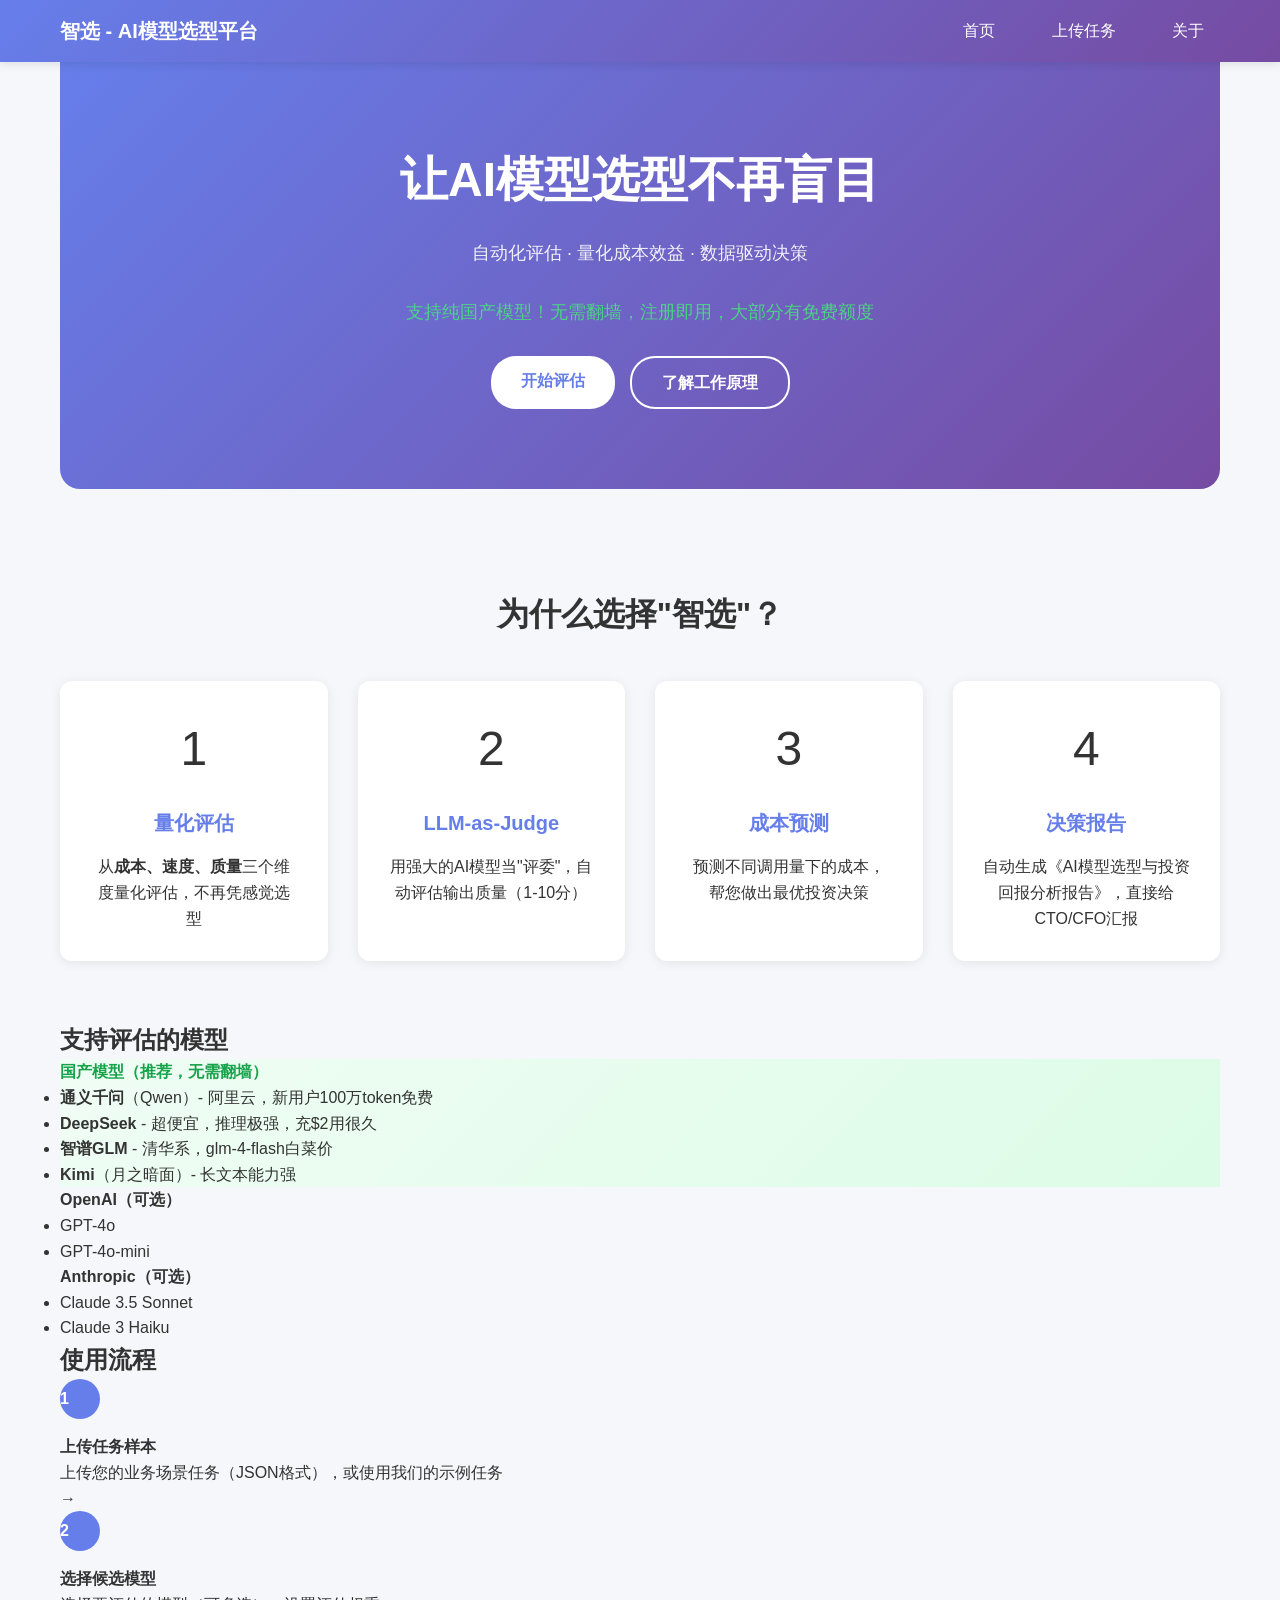
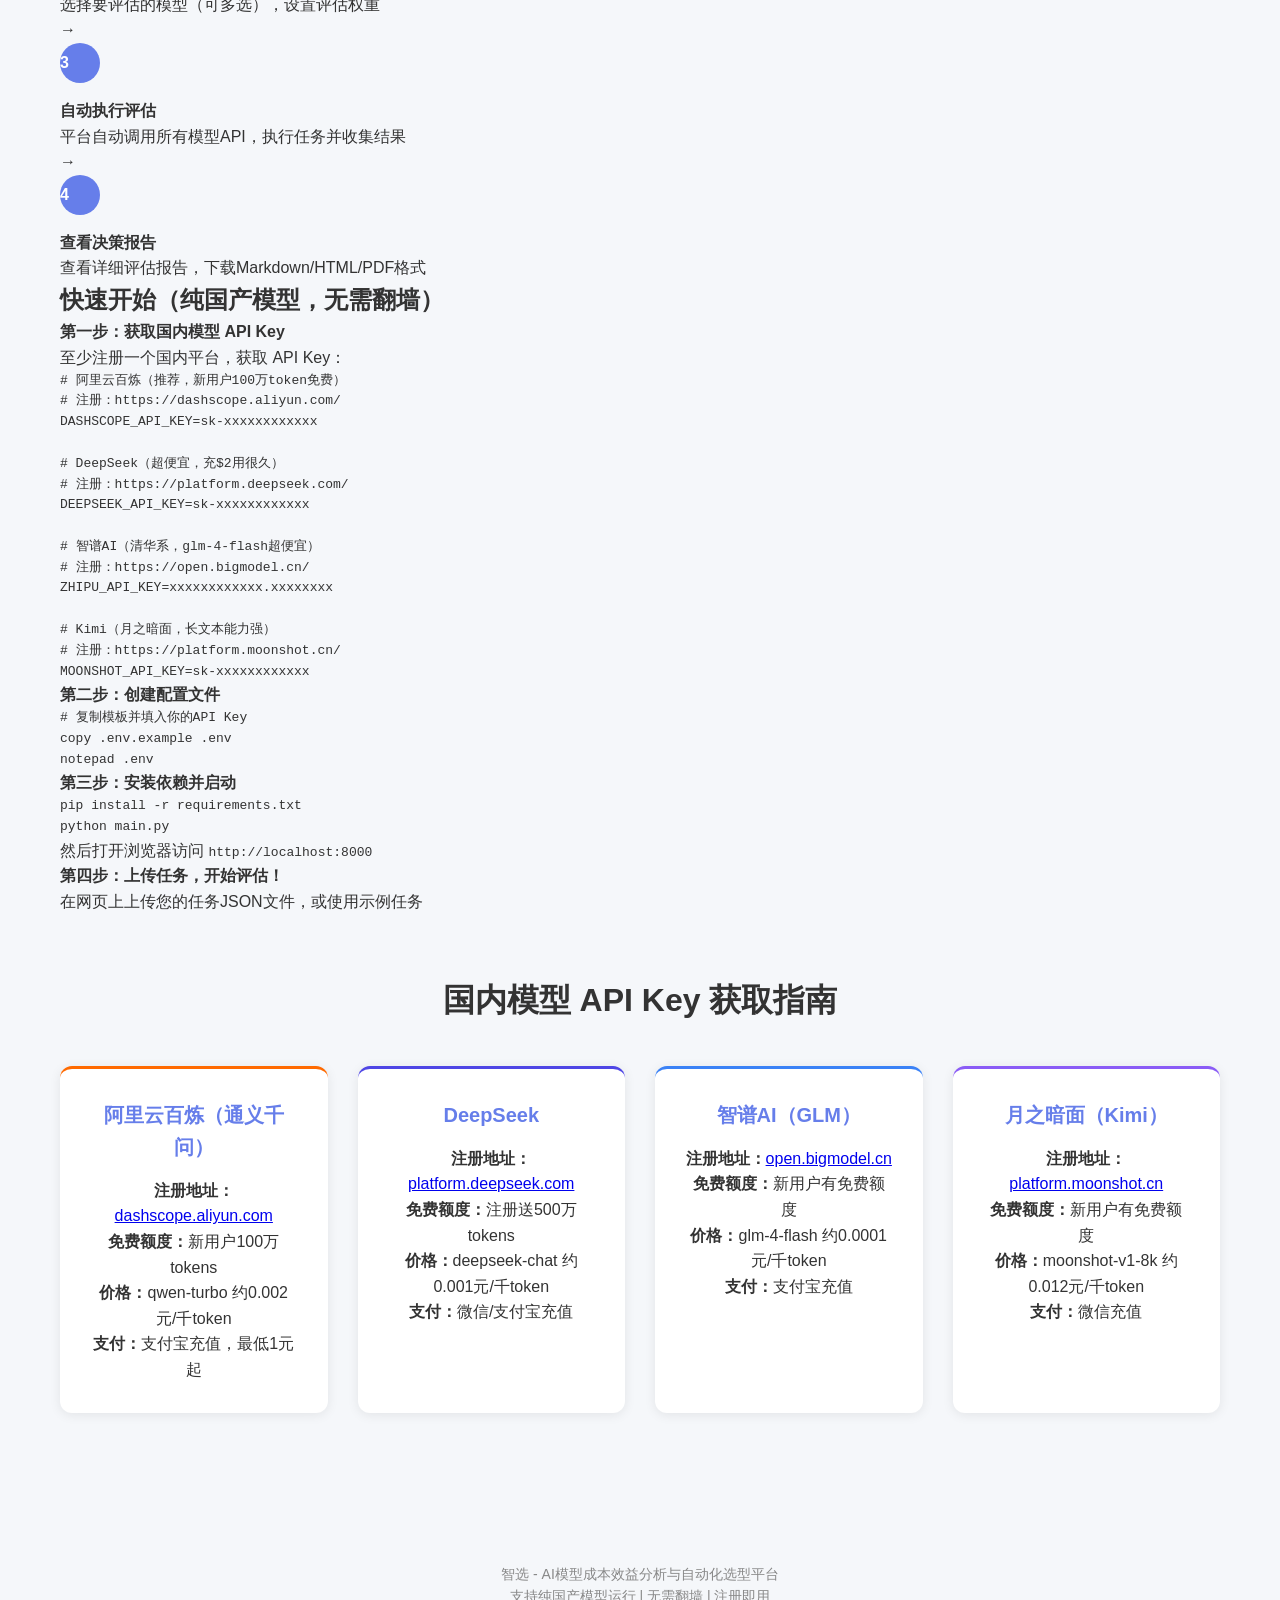
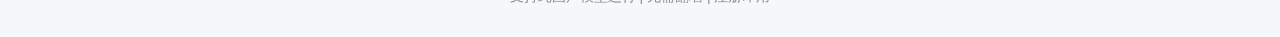
<file: templates/index.html>
<!DOCTYPE html>
<html lang="zh-CN">
<head>
    <meta charset="UTF-8">
    <meta name="viewport" content="width=device-width, initial-scale=1.0">
    <title>智选 - AI模型选型平台</title>
    <link rel="stylesheet" href="/static/style.css">
</head>
<body>
    <nav class="navbar">
        <div class="container">
            <div class="logo">智选 - AI模型选型平台</div>
            <div class="nav-links">
                <a href="/">首页</a>
                <a href="/upload">上传任务</a>
                <a href="#about">关于</a>
            </div>
        </div>
    </nav>

    <div class="container">
        <!-- 英雄区域 -->
        <div class="hero">
            <h1>让AI模型选型不再盲目</h1>
            <p class="subtitle">
                自动化评估 · 量化成本效益 · 数据驱动决策
            </p>
            <p class="subtitle" style="color: #4ade80; font-size: 1.1em; margin-top: 10px;">
                支持纯国产模型！无需翻墙，注册即用，大部分有免费额度
            </p>
            <div class="cta-buttons">
                <a href="/upload" class="btn btn-primary">开始评估</a>
                <a href="#how-it-works" class="btn btn-secondary">了解工作原理</a>
            </div>
        </div>

        <!-- 功能介绍 -->
        <div class="features" id="how-it-works">
            <h2>为什么选择"智选"？</h2>
            <div class="feature-grid">
                <div class="feature-card">
                    <div class="feature-icon">1</div>
                    <h3>量化评估</h3>
                    <p>从<strong>成本、速度、质量</strong>三个维度量化评估，不再凭感觉选型</p>
                </div>
                <div class="feature-card">
                    <div class="feature-icon">2</div>
                    <h3>LLM-as-Judge</h3>
                    <p>用强大的AI模型当"评委"，自动评估输出质量（1-10分）</p>
                </div>
                <div class="feature-card">
                    <div class="feature-icon">3</div>
                    <h3>成本预测</h3>
                    <p>预测不同调用量下的成本，帮您做出最优投资决策</p>
                </div>
                <div class="feature-card">
                    <div class="feature-icon">4</div>
                    <h3>决策报告</h3>
                    <p>自动生成《AI模型选型与投资回报分析报告》，直接给CTO/CFO汇报</p>
                </div>
            </div>
        </div>

        <!-- 支持的模型 -->
        <div class="models-section">
            <h2>支持评估的模型</h2>
            <div class="model-grid">
                <div class="model-card" style="border-color: #4ade80; background: linear-gradient(135deg, #f0fdf4, #dcfce7);">
                    <h4 style="color: #16a34a;">国产模型（推荐，无需翻墙）</h4>
                    <ul>
                        <li><strong>通义千问</strong>（Qwen）- 阿里云，新用户100万token免费</li>
                        <li><strong>DeepSeek</strong> - 超便宜，推理极强，充$2用很久</li>
                        <li><strong>智谱GLM</strong> - 清华系，glm-4-flash白菜价</li>
                        <li><strong>Kimi</strong>（月之暗面）- 长文本能力强</li>
                    </ul>
                </div>
                <div class="model-card">
                    <h4>OpenAI（可选）</h4>
                    <ul>
                        <li>GPT-4o</li>
                        <li>GPT-4o-mini</li>
                    </ul>
                </div>
                <div class="model-card">
                    <h4>Anthropic（可选）</h4>
                    <ul>
                        <li>Claude 3.5 Sonnet</li>
                        <li>Claude 3 Haiku</li>
                    </ul>
                </div>
            </div>
        </div>

        <!-- 工作流程 -->
        <div class="workflow-section">
            <h2>使用流程</h2>
            <div class="workflow">
                <div class="workflow-step">
                    <div class="step-number">1</div>
                    <h4>上传任务样本</h4>
                    <p>上传您的业务场景任务（JSON格式），或使用我们的示例任务</p>
                </div>
                <div class="workflow-arrow">→</div>
                <div class="workflow-step">
                    <div class="step-number">2</div>
                    <h4>选择候选模型</h4>
                    <p>选择要评估的模型（可多选），设置评估权重</p>
                </div>
                <div class="workflow-arrow">→</div>
                <div class="workflow-step">
                    <div class="step-number">3</div>
                    <h4>自动执行评估</h4>
                    <p>平台自动调用所有模型API，执行任务并收集结果</p>
                </div>
                <div class="workflow-arrow">→</div>
                <div class="workflow-step">
                    <div class="step-number">4</div>
                    <h4>查看决策报告</h4>
                    <p>查看详细评估报告，下载Markdown/HTML/PDF格式</p>
                </div>
            </div>
        </div>

        <!-- 快速开始 -->
        <div class="quick-start" id="quick-start">
            <h2>快速开始（纯国产模型，无需翻墙）</h2>
            <div class="steps">
                <div class="step">
                    <h4>第一步：获取国内模型 API Key</h4>
                    <p>至少注册一个国内平台，获取 API Key：</p>
                    <pre><code># 阿里云百炼（推荐，新用户100万token免费）
# 注册：https://dashscope.aliyun.com/
DASHSCOPE_API_KEY=sk-xxxxxxxxxxxx

# DeepSeek（超便宜，充$2用很久）
# 注册：https://platform.deepseek.com/
DEEPSEEK_API_KEY=sk-xxxxxxxxxxxx

# 智谱AI（清华系，glm-4-flash超便宜）
# 注册：https://open.bigmodel.cn/
ZHIPU_API_KEY=xxxxxxxxxxxx.xxxxxxxx

# Kimi（月之暗面，长文本能力强）
# 注册：https://platform.moonshot.cn/
MOONSHOT_API_KEY=sk-xxxxxxxxxxxx</code></pre>
                </div>
                <div class="step">
                    <h4>第二步：创建配置文件</h4>
                    <pre><code># 复制模板并填入你的API Key
copy .env.example .env
notepad .env</code></pre>
                </div>
                <div class="step">
                    <h4>第三步：安装依赖并启动</h4>
                    <pre><code>pip install -r requirements.txt
python main.py</code></pre>
                    <p>然后打开浏览器访问 <code>http://localhost:8000</code></p>
                </div>
                <div class="step">
                    <h4>第四步：上传任务，开始评估！</h4>
                    <p>在网页上上传您的任务JSON文件，或使用示例任务</p>
                </div>
            </div>
        </div>

        <!-- 国内模型注册指南 -->
        <div class="features" id="register-guide">
            <h2>国内模型 API Key 获取指南</h2>
            <div class="feature-grid">
                <div class="feature-card" style="border-top: 3px solid #ff6a00;">
                    <h3>阿里云百炼（通义千问）</h3>
                    <p><strong>注册地址：</strong><a href="https://dashscope.aliyun.com/" target="_blank">dashscope.aliyun.com</a></p>
                    <p><strong>免费额度：</strong>新用户100万tokens</p>
                    <p><strong>价格：</strong>qwen-turbo 约0.002元/千token</p>
                    <p><strong>支付：</strong>支付宝充值，最低1元起</p>
                </div>
                <div class="feature-card" style="border-top: 3px solid #4f46e5;">
                    <h3>DeepSeek</h3>
                    <p><strong>注册地址：</strong><a href="https://platform.deepseek.com/" target="_blank">platform.deepseek.com</a></p>
                    <p><strong>免费额度：</strong>注册送500万tokens</p>
                    <p><strong>价格：</strong>deepseek-chat 约0.001元/千token</p>
                    <p><strong>支付：</strong>微信/支付宝充值</p>
                </div>
                <div class="feature-card" style="border-top: 3px solid #3b82f6;">
                    <h3>智谱AI（GLM）</h3>
                    <p><strong>注册地址：</strong><a href="https://open.bigmodel.cn/" target="_blank">open.bigmodel.cn</a></p>
                    <p><strong>免费额度：</strong>新用户有免费额度</p>
                    <p><strong>价格：</strong>glm-4-flash 约0.0001元/千token</p>
                    <p><strong>支付：</strong>支付宝充值</p>
                </div>
                <div class="feature-card" style="border-top: 3px solid #8b5cf6;">
                    <h3>月之暗面（Kimi）</h3>
                    <p><strong>注册地址：</strong><a href="https://platform.moonshot.cn/" target="_blank">platform.moonshot.cn</a></p>
                    <p><strong>免费额度：</strong>新用户有免费额度</p>
                    <p><strong>价格：</strong>moonshot-v1-8k 约0.012元/千token</p>
                    <p><strong>支付：</strong>微信充值</p>
                </div>
            </div>
        </div>

        <!-- 页脚 -->
        <footer class="footer">
            <p>智选 - AI模型成本效益分析与自动化选型平台</p>
            <p>支持纯国产模型运行 | 无需翻墙 | 注册即用</p>
        </footer>
    </div>

    <script src="/static/main.js"></script>
</body>
</html>
</file>
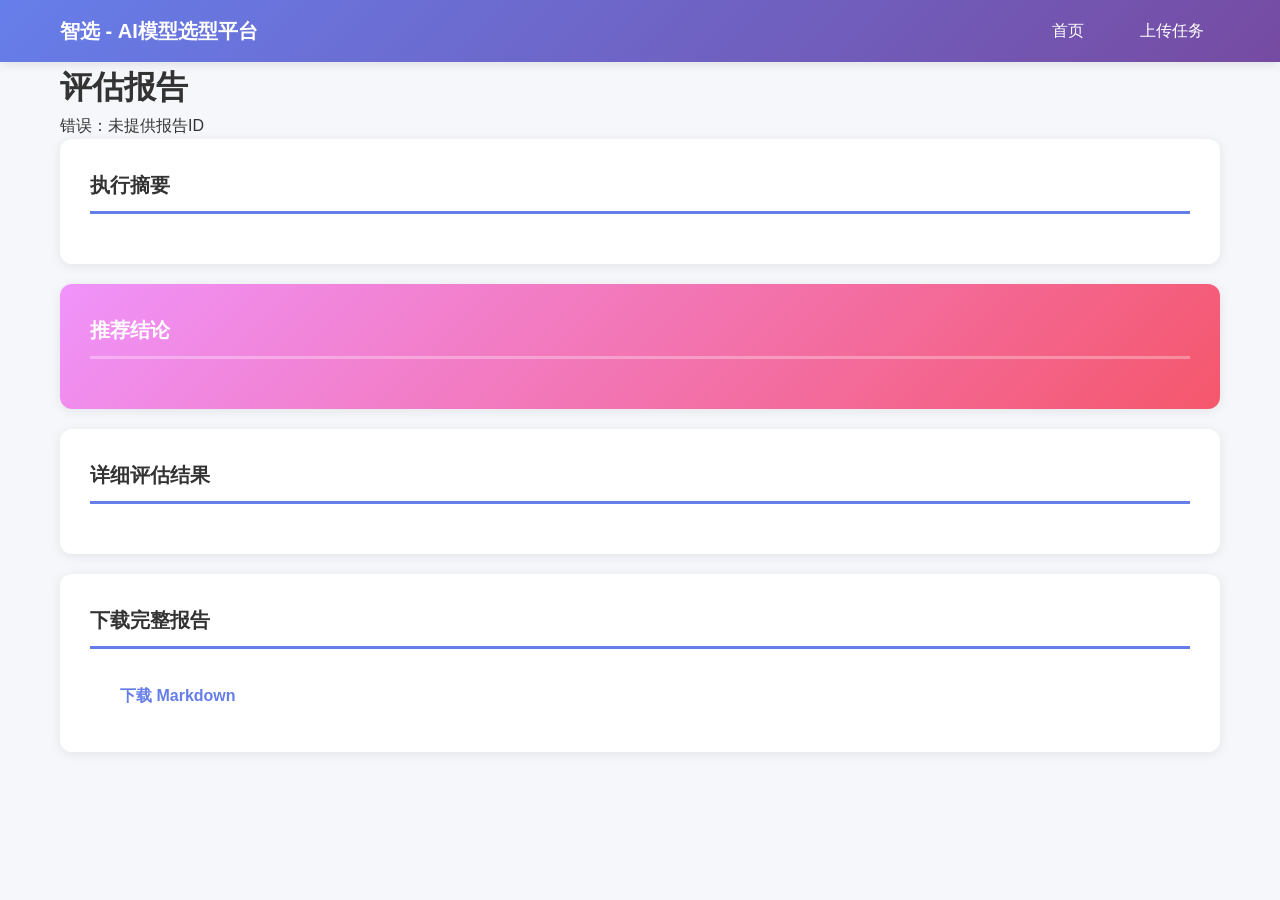
<file: templates/results.html>
<!DOCTYPE html>
<html lang="zh-CN">
<head>
    <meta charset="UTF-8">
    <meta name="viewport" content="width=device-width, initial-scale=1.0">
    <title>评估结果 - 智选</title>
    <link rel="stylesheet" href="/static/style.css">
</head>
<body>
    <nav class="navbar">
        <div class="container">
            <div class="logo">智选 - AI模型选型平台</div>
            <div class="nav-links">
                <a href="/">首页</a>
                <a href="/upload">上传任务</a>
            </div>
        </div>
    </nav>

    <div class="container">
        <div class="page-header">
            <h1>评估报告</h1>
            <p id="report-meta">加载中...</p>
        </div>

        <!-- 汇总统计 -->
        <div class="card" id="summary-section">
            <h3>执行摘要</h3>
            <div class="summary-grid" id="summary-grid">
                <!-- 动态加载 -->
            </div>
        </div>

        <!-- 推荐结论 -->
        <div class="card recommendation-card" id="recommendation-section">
            <h3>推荐结论</h3>
            <div id="recommendation-content">
                <!-- 动态加载 -->
            </div>
        </div>

        <!-- 详细结果 -->
        <div class="card" id="details-section">
            <h3>详细评估结果</h3>
            <div class="task-tabs" id="task-tabs">
                <!-- 动态生成任务标签 -->
            </div>
            <div id="task-detail">
                <!-- 动态加载任务详情 -->
            </div>
        </div>

        <!-- 下载报告 -->
        <div class="card download-section">
            <h3>下载完整报告</h3>
            <div class="download-buttons">
                <a href="#" class="btn btn-primary" id="download-md">下载 Markdown</a>
                <a href="#" class="btn btn-secondary" id="download-html">下载 HTML</a>
                <a href="#" class="btn btn-secondary" id="download-pdf">下载 PDF</a>
            </div>
        </div>
    </div>

    <script>
        // 从 URL 路径获取 report_id（修复：后端跳转用的是 /results/{report_id} 路径格式）
        // 例如：/results/report_abc123
        let reportId = null;
        const pathParts = window.location.pathname.split('/');
        // pathParts = ['', 'results', 'report_xxx']
        if (pathParts.length >= 3 && pathParts[1] === 'results') {
            reportId = pathParts[2];
        }
        // 兼容旧格式：也从查询参数读取（?report_id=xxx）
        if (!reportId || reportId === '') {
            const urlParams = new URLSearchParams(window.location.search);
            reportId = urlParams.get('report_id');
        }

        if (!reportId) {
            document.getElementById('report-meta').innerText = '错误：未提供报告ID';
        } else {
            loadReport(reportId);
        }

        async function loadReport(reportId) {
            try {
                const response = await fetch(`/api/report/${reportId}`);
                if (!response.ok) {
                    throw new Error('报告不存在或尚未生成完成');
                }
                const report = await response.json();
                renderReport(report);
            } catch (error) {
                document.getElementById('report-meta').innerText = '加载失败：' + error.message;
            }
        }

        function renderReport(report) {
            // 更新元数据
            document.getElementById('report-meta').innerText = 
                `报告ID: ${report.report_id} | 生成时间: ${new Date(report.created_at).toLocaleString()} | 测试任务数: ${report.total_tasks}`;

            // 更新下载链接
            document.getElementById('download-md').href = `/download/report/${report.report_id}?format=markdown`;
            document.getElementById('download-html').href = `/download/report/${report.report_id}?format=html`;
            document.getElementById('download-pdf').href = `/download/report/${report.report_id}?format=pdf`;

            // 渲染汇总统计
            renderSummary(report.summary_stats);

            // 渲染推荐结论
            renderRecommendation(report.recommendation);

            // 渲染详细结果
            renderDetails(report.task_results, report.models_tested);
        }

        function renderSummary(summaryStats) {
            const grid = document.getElementById('summary-grid');
            grid.innerHTML = '';

            for (const [model, stats] of Object.entries(summaryStats)) {
                const card = document.createElement('div');
                card.className = 'summary-card';
                card.innerHTML = `
                    <h4>${model}</h4>
                    <div class="stat">
                        <span class="stat-label">综合得分</span>
                        <span class="stat-value">${stats.avg_comprehensive_score.toFixed(1)}</span>
                    </div>
                    <div class="stat">
                        <span class="stat-label">质量得分</span>
                        <span class="stat-value">${stats.avg_quality_score.toFixed(1)}</span>
                    </div>
                    <div class="stat">
                        <span class="stat-label">总成本</span>
                        <span class="stat-value">$${stats.total_cost.toFixed(4)}</span>
                    </div>
                    <div class="stat">
                        <span class="stat-label">平均响应</span>
                        <span class="stat-value">${stats.avg_latency.toFixed(2)}s</span>
                    </div>
                `;
                grid.appendChild(card);
            }
        }

        function renderRecommendation(recommendation) {
            const content = document.getElementById('recommendation-content');
            
            if (!recommendation || Object.keys(recommendation).length === 0) {
                content.innerHTML = '<p>暂无推荐结论</p>';
                return;
            }

            let html = '<div class="recommendation-content">';
            
            if (recommendation.best_overall) {
                html += `<p><strong>综合最优模型：</strong>${recommendation.best_overall}</p>`;
            }
            
            if (recommendation.best_cost_effective) {
                html += `<p><strong>性价比最高模型：</strong>${recommendation.best_cost_effective}</p>`;
            }
            
            if (recommendation.reasoning) {
                html += `<p class="reasoning"><strong>分析：</strong>${recommendation.reasoning}</p>`;
            }
            
            html += '</div>';
            content.innerHTML = html;
        }

        function renderDetails(taskResults, modelsTested) {
            const tabsContainer = document.getElementById('task-tabs');
            const detailContainer = document.getElementById('task-detail');
            
            tabsContainer.innerHTML = '';

            // 创建任务标签
            taskResults.forEach((task, index) => {
                const tab = document.createElement('button');
                tab.className = 'task-tab' + (index === 0 ? ' active' : '');
                tab.innerText = `任务 ${index + 1}`;
                tab.onclick = () => {
                    // 移除所有 active
                    document.querySelectorAll('.task-tab').forEach(t => t.classList.remove('active'));
                    tab.classList.add('active');
                    renderTaskDetail(task, modelsTested);
                };
                tabsContainer.appendChild(tab);
            });

            // 默认显示第一个任务
            if (taskResults.length > 0) {
                renderTaskDetail(taskResults[0], modelsTested);
            }
        }

        function renderTaskDetail(task, modelsTested) {
            const container = document.getElementById('task-detail');
            
            let html = `
                <div class="task-info">
                    <p><strong>任务ID：</strong>${task.task_id}</p>
                    <p><strong>任务类型：</strong>${task.task_type}</p>
                    <p><strong>指令：</strong>${task.instruction}</p>
                </div>

                <table class="results-table">
                    <thead>
                        <tr>
                            <th>模型</th>
                            <th>综合得分</th>
                            <th>质量得分</th>
                            <th>成本</th>
                            <th>响应时间</th>
                        </tr>
                    </thead>
                    <tbody>
            `;

            modelsTested.forEach(model => {
                const score = task.comprehensive_scores[model] || 0;
                const quality = task.quality_scores[model] ? task.quality_scores[model].overall_score : 0;
                const cost = task.responses[model] ? task.responses[model].cost : 0;
                const latency = task.responses[model] ? task.responses[model].latency : 0;

                html += `
                    <tr>
                        <td>${model}</td>
                        <td class="${score >= 7 ? 'score-good' : score >= 5 ? 'score-ok' : 'score-bad'}">${score.toFixed(1)}</td>
                        <td>${quality.toFixed(1)}</td>
                        <td>$${cost.toFixed(6)}</td>
                        <td>${latency.toFixed(2)}s</td>
                    </tr>
                `;
            });

            html += `
                    </tbody>
                </table>

                <div class="responses-section">
                    <h4>模型回复详情</h4>
            `;

            modelsTested.forEach(model => {
                if (task.responses[model]) {
                    html += `
                        <details>
                            <summary><strong>${model}</strong> 的回复</summary>
                            <div class="response-text">
                                <pre>${task.responses[model].output_text}</pre>
                            </div>
                            ${task.quality_scores[model] ? `<p class="score-reasoning"><em>评分理由：${task.quality_scores[model].reasoning}</em></p>` : ''}
                        </details>
                    `;
                }
            });

            html += '</div>';
            container.innerHTML = html;
        }
    </script>
</body>
</html>
</file>
<file: static/style.css>
/* ========================================
   智选平台 - 样式文件
   就像餐厅的"装修方案"
   决定了网站看起来是什么风格
   ======================================== */

/* ---------- 基础样式 ---------- */
* {
    margin: 0;                /* 去掉所有元素默认的"外边距" */
    padding: 0;               /* 去掉所有元素默认的"内边距" */
    box-sizing: border-box;    /* 让宽度计算更直观（包含padding和border） */
}

body {
    font-family: "Microsoft YaHei", "SimHei", sans-serif;  /* 用微软雅黑字体（中文清晰） */
    background: #f5f7fa;       /* 背景色：浅灰色（护眼） */
    color: #333;               /* 文字颜色：深灰色（不是纯黑） */
    line-height: 1.6;         /* 行高：1.6倍（阅读舒适） */
}

/* ---------- 导航栏 ---------- */
.navbar {
    background: linear-gradient(135deg, #667eea 0%, #764ba2 100%);  /* 渐变色背景 */
    color: white;               /* 文字颜色：白色 */
    padding: 15px 0;         /* 上下内边距15px，左右0 */
    box-shadow: 0 2px 10px rgba(0,0,0,0.1);  /* 阴影效果（让导航栏"浮"起来） */
    position: sticky;          /* 粘性定位：滚动时固定在顶部 */
    top: 0;                   /* 固定在顶部 */
    z-index: 1000;           /* 层级：确保在最上层 */
}

.navbar .container {
    display: flex;            /* 弹性布局：让logo和链接横向排列 */
    justify-content: space-between;  /* 两端对齐（logo在左，链接在右） */
    align-items: center;      /* 垂直居中 */
}

.navbar .logo {
    font-size: 20px;         /* 字体大小 */
    font-weight: bold;        /* 字体加粗 */
}

.navbar .nav-links a {
    color: white;             /* 链接颜色：白色 */
    text-decoration: none;    /* 去掉下划线 */
    margin-left: 20px;       /* 左边距20px（链接之间有间隔） */
    padding: 8px 16px;      /* 内边距（让点击区域更大） */
    border-radius: 20px;     /* 圆角（变成胶囊形状） */
    transition: background 0.3s;  /* 过渡动画：鼠标悬停时背景色渐变 */
}

.navbar .nav-links a:hover {
    background: rgba(255,255,255,0.2);  /* 鼠标悬停：半透明白色背景 */
}

/* ---------- 容器 ---------- */
.container {
    max-width: 1200px;       /* 最大宽度：1200px（大屏幕居中显示） */
    margin: 0 auto;          /* 上下边距0，左右自动（居中） */
    padding: 0 20px;        /* 左右内边距20px（小屏幕时有留白） */
}

/* ---------- 英雄区域（首页大图）---------- */
.hero {
    text-align: center;       /* 文字居中 */
    padding: 80px 20px;     /* 上下内边距80px（留出大量空白） */
    background: linear-gradient(135deg, #667eea 0%, #764ba2 100%);  /* 渐变背景 */
    color: white;             /* 文字颜色：白色 */
    border-radius: 0 0 20px 20px;  /* 底部圆角（像卡片一样） */
    margin-bottom: 40px;     /* 下方外边距40px */
}

.hero h1 {
    font-size: 48px;         /* 大标题：48px（很醒目） */
    margin-bottom: 20px;     /* 下方留白20px */
}

.hero .subtitle {
    font-size: 18px;         /* 副标题：18px */
    opacity: 0.9;           /* 透明度90%（稍微暗一点） */
    margin-bottom: 30px;     /* 下方留白30px */
}

.hero .cta-buttons {
    display: flex;            /* 弹性布局：按钮横向排列 */
    gap: 15px;              /* 按钮之间的间隔15px */
    justify-content: center;  /* 居中显示 */
}

/* ---------- 按钮样式 ---------- */
.btn {
    display: inline-block;    /* 行内块级元素（可以设置宽高，又不独占一行） */
    padding: 12px 30px;     /* 内边距（让按钮够大，好点击） */
    border-radius: 25px;     /* 圆角25px（胶囊形状） */
    text-decoration: none;    /* 去掉下划线 */
    font-weight: bold;        /* 字体加粗 */
    transition: all 0.3s;   /* 过渡动画：所有属性渐变（0.3秒） */
    cursor: pointer;          /* 鼠标样式：手型） */
    border: none;             /* 去掉边框 */
    font-size: 16px;         /* 字体大小 */
}

.btn-primary {
    background: white;       /* 主按钮：白色背景 */
    color: #667eea;         /* 文字颜色：紫色） */
}

.btn-primary:hover {
    transform: translateY(-2px);  /* 鼠标悬停：向上移动2px（悬浮效果） */
    box-shadow: 0 5px 15px rgba(0,0,0,0.2);  /* 阴影（让按钮"浮"起来） */
}

.btn-secondary {
    background: transparent;  /* 次要按钮：透明背景 */
    color: white;             /* 文字颜色：白色 */
    border: 2px solid white; /* 边框：2px白色实线 */
}

.btn-secondary:hover {
    background: white;       /* 鼠标悬停：白色背景 */
    color: #667eea;         /* 文字颜色：紫色 */
}

.btn-large {
    padding: 15px 40px;     /* 大按钮：更大的内边距 */
    font-size: 18px;         /* 字体更大 */
}

.btn-small {
    padding: 8px 16px;     /* 小按钮 */
    font-size: 14px;         /* 字体小一点 */
}

/* ---------- 功能卡片 ---------- */
.features {
    padding: 60px 0;        /* 上下内边距60px */
}

.features h2 {
    text-align: center;       /* 标题居中 */
    font-size: 32px;         /* 字体大小 */
    margin-bottom: 40px;     /* 下方留白40px */
}

.feature-grid {
    display: grid;           /* 网格布局（像表格一样对齐） */
    grid-template-columns: repeat(auto-fit, minmax(250px, 1fr));  /* 响应式：自动调整列数 */
    gap: 30px;              /* 卡片之间的间隔30px */
}

.feature-card {
    background: white;       /* 卡片背景：白色 */
    padding: 30px;           /* 内边距30px */
    border-radius: 12px;     /* 圆角12px */
    box-shadow: 0 2px 12px rgba(0,0,0,0.08);  /* 阴影（微微浮起） */
    text-align: center;       /* 文字居中 */
    transition: transform 0.3s;  /* 过渡动画：变换效果 */
}

.feature-card:hover {
    transform: translateY(-5px);  /* 鼠标悬停：向上移动5px */
}

.feature-icon {
    font-size: 48px;         /* 图标大小 */
    margin-bottom: 20px;     /* 下方留白 */
}

.feature-card h3 {
    font-size: 20px;         /* 卡片标题大小 */
    margin-bottom: 15px;     /* 下方留白 */
    color: #667eea;         /* 文字颜色：紫色 */
}

/* ---------- 工作流程 ---------- */
.work-flow-section {
    padding: 60px 0;        /* 上下内边距60px */
}

.work-flow {
    display: flex;            /* 弹性布局：横向排列 */
    align-items: center;      /* 垂直居中 */
    justify-content: center;  /* 水平居中 */
    gap: 20px;              /* 元素之间间隔20px */
    flex-wrap: wrap;         /* 换行（小屏幕时自动换行） */
}

.work-flow-step {
    background: white;       /* 步骤卡片：白色背景 */
    padding: 30px;           /* 内边距 */
    border-radius: 12px;     /* 圆角 */
    box-shadow: 0 2px 12px rgba(0,0,0,0.08);  /* 阴影 */
    text-align: center;       /* 文字居中 */
    flex: 1;                 /* 弹性：平均分配宽度 */
    min-width: 200px;        /* 最小宽度200px */
    max-width: 250px;        /* 最大宽度250px */
}

.step-number {
    display: inline-block;    /* 行内块级（可以设置宽高） */
    width: 40px;             /* 宽度40px（正圆形） */
    height: 40px;            /* 高度40px */
    background: #667eea;     /* 背景色：紫色 */
    color: white;             /* 文字颜色：白色 */
    border-radius: 50%;       /* 圆角50%（变成圆形） */
    line-height: 40px;       /* 行高等于高度（文字垂直居中） */
    font-weight: bold;        /* 字体加粗 */
    margin-bottom: 15px;     /* 下方留白 */
}

.work-flow-arrow {
    font-size: 24px;         /* 箭头大小 */
    color: #667eea;         /* 箭头颜色：紫色 */
    font-weight: bold;        /* 加粗 */
}

/* ---------- 卡片（通用）---------- */
.card {
    background: white;       /* 卡片背景：白色 */
    padding: 30px;           /* 内边距30px */
    border-radius: 12px;     /* 圆角12px */
    box-shadow: 0 2px 12px rgba(0,0,0,0.08);  /* 阴影 */
    margin-bottom: 20px;     /* 下方外边距20px */
}

.card h3 {
    font-size: 20px;         /* 卡片标题大小 */
    margin-bottom: 20px;     /* 下方留白20px */
    padding-bottom: 10px;    /* 下方内边距10px */
    border-bottom: 3px solid #667eea;  /* 下方边框：3px紫色实线（装饰） */
    color: #333;             /* 文字颜色 */
}

/* ---------- 表单元素 ---------- */
.form-group {
    margin-bottom: 20px;     /* 表单项之间留白20px */
}

.form-group label {
    display: block;          /* 标签独占一行 */
    margin-bottom: 8px;      /* 下方留白8px */
    font-weight: bold;        /* 加粗 */
    color: #555;             /* 文字颜色：深灰 */
}

.form-group input[type="text"],
.form-group input[type="number"],
.form-group textarea,
.form-group select {
    width: 100%;            /* 宽度占满父容器 */
    padding: 12px;           /* 内边距12px */
    border: 1px solid #ddd; /* 边框：1px浅灰色实线 */
    border-radius: 6px;      /* 圆角6px */
    font-size: 16px;         /* 字体大小 */
    transition: border-color 0.3s;  /* 过渡动画：边框颜色渐变 */
}

.form-group input:focus,
.form-group textarea:focus,
.form-group select:focus {
    outline: none;           /* 去掉默认的聚焦轮廓 */
    border-color: #667eea;  /* 聚焦时边框变紫色 */
    box-shadow: 0 0 0 3px rgba(102,126,234,0.1);  /* 外发光效果 */
}

/* ---------- 上传区域 ---------- */
.upload-area {
    border: 2px dashed #ddd;  /* 边框：2px虚线（像拖拽区） */
    border-radius: 12px;     /* 圆角 */
    padding: 60px 20px;     /* 内边距（让区域够大） */
    text-align: center;       /* 文字居中 */
    cursor: pointer;          /* 鼠标样式：手型 */
    transition: all 0.3s;   /* 过渡动画 */
    background: #f8f9ff;    /* 背景色：淡紫色 */
}

.upload-area:hover {
    border-color: #667eea;  /* 鼠标悬停：边框变紫色 */
    background: #f0f2ff;    /* 背景色变深 */
}

.upload-icon {
    font-size: 48px;         /* 上传图标大小 */
    margin-bottom: 15px;     /* 下方留白 */
}

.upload-area p {
    color: #888;             /* 提示文字颜色：灰色 */
    margin: 5px 0;          /* 上下留白5px */
}

.upload-area .hint {
    font-size: 14px;         /* 提示文字小一点 */
    color: #aaa;             /* 颜色更浅 */
}

/* ---------- 模型选择 ---------- */
.model-selection {
    display: grid;           /* 网格布局 */
    grid-template-columns: repeat(auto-fill, minmax(200px, 1fr));  /* 响应式列 */
    gap: 15px;              /* 卡片间隔 */
    margin: 20px 0;         /* 上下留白 */
}

.model-checkbox {
    background: #f8f9ff;    /* 背景色：淡紫色 */
    padding: 15px;           /* 内边距 */
    border-radius: 8px;      /* 圆角 */
    border: 2px solid transparent;  /* 边框：透明（默认） */
    cursor: pointer;          /* 鼠标样式：手型 */
    transition: all 0.3s;   /* 过渡动画 */
}

.model-checkbox:hover {
    border-color: #667eea;  /* 鼠标悬停：边框变紫色 */
}

.model-checkbox.selected {
    background: #e8ebff;    /* 选中时背景色变深 */
    border-color: #667eea;  /* 边框紫色 */
}

.model-checkbox input[type="checkbox"] {
    margin-right: 10px;     /* 复选框右侧留白 */
}

/* ---------- 进度条 ---------- */
.progress-bar {
    width: 100%;            /* 宽度占满 */
    height: 20px;            /* 高度20px */
    background: #eee;        /* 背景色：浅灰色（未完成部分） */
    border-radius: 10px;     /* 圆角（胶囊形状） */
    overflow: hidden;         /* 超出部分隐藏（让进度条不超出边框） */
    margin: 15px 0;         /* 上下留白 */
}

.progress-fill {
    height: 100%;            /* 高度占满 */
    background: linear-gradient(90deg, #667eea 0%, #764ba2 100%);  /* 渐变背景（已完成部分） */
    border-radius: 10px;     /* 圆角 */
    transition: width 0.5s; /* 过渡动画：宽度渐变（让进度条"动"起来） */
    width: 0%;               /* 初始宽度0%（动态修改） */
}

.progress-text {
    text-align: center;       /* 文字居中 */
    color: #666;             /* 文字颜色：灰色 */
    font-size: 14px;         /* 字体大小 */
}

/* ---------- 表格（通用）---------- */
table {
    width: 100%;            /* 宽度占满 */
    border-collapse: collapse;  /* 边框合并（去掉单元格之间的间隔） */
    margin: 15px 0;         /* 上下留白 */
}

th {
    background: #667eea;     /* 表头背景：紫色 */
    color: white;             /* 文字颜色：白色 */
    padding: 12px;           /* 内边距 */
    text-align: left;         /* 文字左对齐 */
    font-weight: 600;        /* 字体加粗 */
}

td {
    padding: 10px 12px;     /* 单元格内边距 */
    border-bottom: 1px solid #eee;  /* 下方边框：1px浅灰色实线（分隔行） */
}

tr:hover {
    background: #f8f9ff;    /* 鼠标悬停行：淡紫色背景（高亮） */
}

/* ---------- 汇总统计卡片 ---------- */
.summary-grid {
    display: grid;           /* 网格布局 */
    grid-template-columns: repeat(auto-fit, minmax(250px, 1fr));  /* 响应式 */
    gap: 20px;              /* 卡片间隔 */
}

.summary-card {
    background: #f8f9ff;    /* 背景色：淡紫色 */
    padding: 20px;           /* 内边距 */
    border-radius: 8px;      /* 圆角 */
    border-left: 4px solid #667eea;  /* 左侧边框：4px紫色实线（装饰） */
}

.summary-card h4 {
    font-size: 16px;         /* 模型名称大小 */
    margin-bottom: 15px;     /* 下方留白 */
    color: #667eea;         /* 文字颜色：紫色 */
}

.stat {
    display: flex;            /* 弹性布局：横向排列 */
    justify-content: space-between;  /* 两端对齐（标签在左，数值在右） */
    margin: 8px 0;           /* 上下留白 */
}

.stat-label {
    color: #888;             /* 标签颜色：灰色 */
}

.stat-value {
    font-weight: bold;        /* 数值加粗 */
    color: #333;             /* 文字颜色：深灰 */
}

/* ---------- 推荐结论卡片 ---------- */
.recommendation-card {
    background: linear-gradient(135deg, #f093fb 0%, #f5576c 100%);  /* 渐变背景：粉紫色 */
    color: white;             /* 文字颜色：白色 */
}

.recommendation-card h3 {
    color: white;             /* 标题颜色：白色 */
    border-bottom-color: rgba(255,255,255,0.3);  /* 边框颜色：半透明白色 */
}

.recommendation-content {
    font-size: 16px;         /* 字体大小 */
    line-height: 1.8;        /* 行高（阅读舒适） */
}

/* ---------- 评分标签 ---------- */
.score-badge {
    display: inline-block;    /* 行内块级 */
    padding: 4px 12px;      /* 内边距（标签大小） */
    border-radius: 20px;     /* 圆角20px（胶囊形状） */
    font-size: 14px;         /* 字体大小 */
    font-weight: bold;        /* 加粗 */
}

.score-excellent {
    background: #d4edda;     /* 优秀：绿色背景 */
    color: #155724;          /* 文字颜色：深绿 */
}

.score-good {
    background: #d1ecf1;     /* 良好：蓝色背景 */
    color: #0c5460;         /* 文字颜色：深蓝 */
}

.score-ok {
    background: #fff3cd;     /* 及格：黄色背景 */
    color: #856404;          /* 文字颜色：深黄 */
}

.score-poor {
    background: #f8d7da;     /* 不及格：红色背景 */
    color: #721c24;          /* 文字颜色：深红 */
}

/* ---------- 页脚 ---------- */
.footer {
    text-align: center;       /* 文字居中 */
    padding: 30px;           /* 内边距 */
    color: #888;             /* 文字颜色：灰色 */
    font-size: 14px;         /* 字体大小 */
    margin-top: 60px;        /* 上方留白（与内容分隔） */
}

/* ---------- 响应式设计（手机端）---------- */
@media (max-width: 768px) {  /* 屏幕宽度小于768px时（手机） */
    .hero h1 {
        font-size: 32px;     /* 标题缩小 */
    }
    
    .hero {
        padding: 40px 20px; /* 内边距缩小 */
    }
    
    .work-flow {
        flex-direction: column;  /* 工作流程：纵向排列（手机端） */
    }
    
    .work-flow-arrow {
        transform: rotate(90deg);  /* 箭头旋转90度（变成向下） */
    }
    
    .navbar .container {
        flex-direction: column;  /* 导航栏：纵向排列 */
        gap: 10px;              /* 元素之间间隔 */
    }
}
</file>
